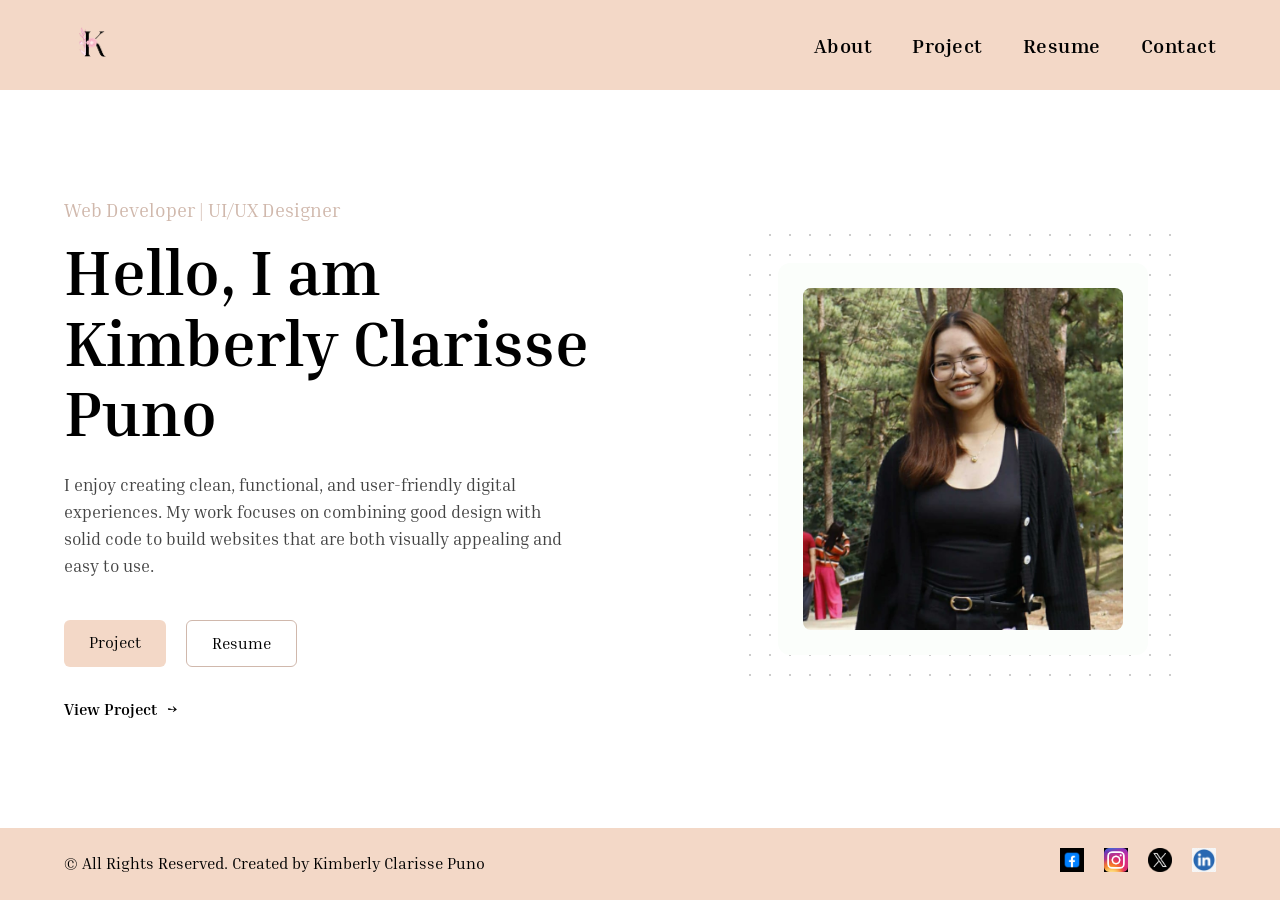
<file: index.html>
<!DOCTYPE html>
    <html lang="en">
    <head>
        <meta charset="UTF-8">
        <meta name="viewport" content="width=device-width, initial-scale=1.0">
        <title>Kimberly Clarisse Puno | Portfolio</title>
        <link href="https://fonts.googleapis.com/css2?family=Inria+Serif:wght@300;400;700&display=swap" rel="stylesheet">
        <link rel="stylesheet" href="css/styles.css">
    </head>
    <body>

        <nav class="navbar">
            <div class="container flex-nav">
                <a href="index.html" class="logo-link">
                    <img src="img/logo.png" alt="Logo" class="nav-logo">
                </a>
                <div class="menu-toggle">☰</div>
                <ul class="nav-links">
                    <li><a href="about.html">About</a></li>
                    <li><a href="projects.html">Project</a></li>
                    <li><a href="resume.html">Resume</a></li>
                    <li><a href="contact.html">Contact</a></li>
                </ul>
            </div>
        </nav>

        <main class="hero container">
            <div class="hero-text">
                <p class="subtitle">Web Developer | UI/UX Designer</p>
                <h1>Hello, I am <br>Kimberly Clarisse Puno</h1>
                <p class="description">
                    I enjoy creating clean, functional, and user-friendly digital experiences. 
                    My work focuses on combining good design with solid code to build 
                    websites that are both visually appealing and easy to use.
                </p>
                <div class="cta-buttons">
                    <a href="projects.html" class="btn btn-primary">Project</a>
                    <a href="resume.html" class="btn btn-secondary">Resume</a>
                </div>
                <a href="projects.html" class="view-project-link">View Project <span class="arrow">→</span></a>
            </div>

            <div class="hero-image">
                <div class="pattern-bg">
                    <div class="image-frame">
                        <img src="img/home.jpg" alt="Kimberly">
                    </div>
                </div>
            </div>
        </main>

        <footer class="footer">
            <div class="container footer-content">
                <p>© All Rights Reserved. Created by Kimberly Clarisse Puno</p>
                <div class="social-icons">
                    <a href="https://www.facebook.com/kimpuno02/" class="social-link"><img src="img/fb-icon.jpg" alt="Facebook"></a>
                    <a href="#" class="social-link"><img src="img/ig-icon.jpg" alt="Instagram"></a>
                    <a href="#" class="social-link"><img src="img/x-icon.png" alt="X"></a>
                    <a href="#" class="social-link"><img src="img/linkedin-icon.jpg" alt="LinkedIn"></a>
                </div>
            </div>
        </footer>

            <script>
        const menu = document.querySelector(".menu-toggle");
        const nav = document.querySelector(".nav-links");

        menu.addEventListener("click", () => {
            nav.classList.toggle("active");
        });
        </script>

    </body>
    </html>
</file>
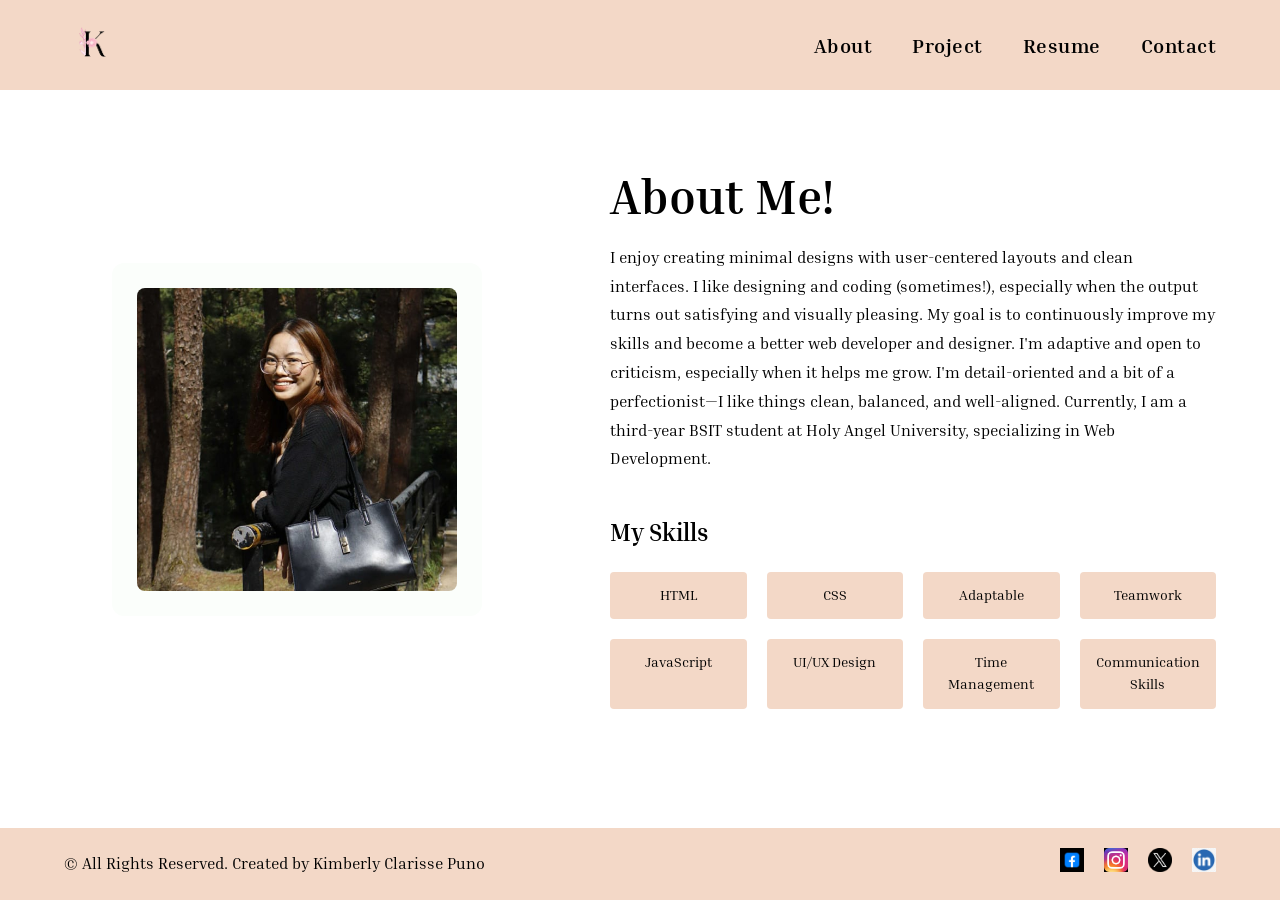
<file: about.html>
<!DOCTYPE html>
<html lang="en">
<head>
    <meta charset="UTF-8">
    <meta name="viewport" content="width=device-width, initial-scale=1.0">
    <title>About Me | Kimberly Clarisse Puno</title>
    
    <link href="https://fonts.googleapis.com/css2?family=Inria+Serif:wght@300;400;700&display=swap" rel="stylesheet">
    
    <link rel="stylesheet" href="css/styles.css">
</head>
<body>

     <nav class="navbar">
        <div class="container flex-nav">
            <a href="index.html" class="logo-link">
                <img src="img/logo.png" alt="Logo" class="nav-logo">
            </a>
            <div class="menu-toggle">☰</div>
            <ul class="nav-links">
                <li><a href="about.html">About</a></li>
                <li><a href="projects.html">Project</a></li>
                <li><a href="resume.html">Resume</a></li>
                <li><a href="contact.html">Contact</a></li>
            </ul>
        </div>
    </nav>

    <main class="about-container container">
        <div class="about-grid">
            <div class="about-image">
                <div class="image-frame">
                    <img src="img/about.jpg" alt="Kimberly Puno">
                </div>
            </div>

            <div class="about-content">
                <h1 class="about-title">About Me!</h1>
                <p class="about-description">
                    I enjoy creating minimal designs with user-centered layouts and clean interfaces. 
                    I like designing and coding (sometimes!), especially when the output turns out 
                    satisfying and visually pleasing. My goal is to continuously improve my skills 
                    and become a better web developer and designer. I'm adaptive and open to criticism, 
                    especially when it helps me grow. I'm detail-oriented and a bit of a perfectionist—I 
                    like things clean, balanced, and well-aligned. Currently, I am a third-year BSIT student 
                    at Holy Angel University, specializing in Web Development.
                </p>

                <div class="skills-section">
                    <h2 class="skills-heading">My Skills</h2>
                    <div class="skills-container">
                        <span class="skill-tag">HTML</span>
                        <span class="skill-tag">CSS</span>
                        <span class="skill-tag">Adaptable</span>
                        <span class="skill-tag">Teamwork</span>
                        <span class="skill-tag">JavaScript</span>
                        <span class="skill-tag">UI/UX Design</span>
                        <span class="skill-tag">Time Management</span>
                        <span class="skill-tag">Communication Skills</span>
                    </div>
                </div>
            </div>
        </div>
    </main>

    <footer class="footer">
        <div class="container footer-content">
            <p>© All Rights Reserved. Created by Kimberly Clarisse Puno</p>
            <div class="social-icons">
                <a href="https://www.facebook.com/kimpuno02/" class="social-link"><img src="img/fb-icon.jpg" alt="Facebook"></a>
                <a href="#" class="social-link"><img src="img/ig-icon.jpg" alt="Instagram"></a>
                <a href="#" class="social-link"><img src="img/x-icon.png" alt="X"></a>
                <a href="#" class="social-link"><img src="img/linkedin-icon.jpg" alt="LinkedIn"></a>
            </div>
        </div>
    </footer>

        <script>
    const menu = document.querySelector(".menu-toggle");
    const nav = document.querySelector(".nav-links");

    menu.addEventListener("click", () => {
        nav.classList.toggle("active");
    });
    </script>

</body>
</html>
</file>
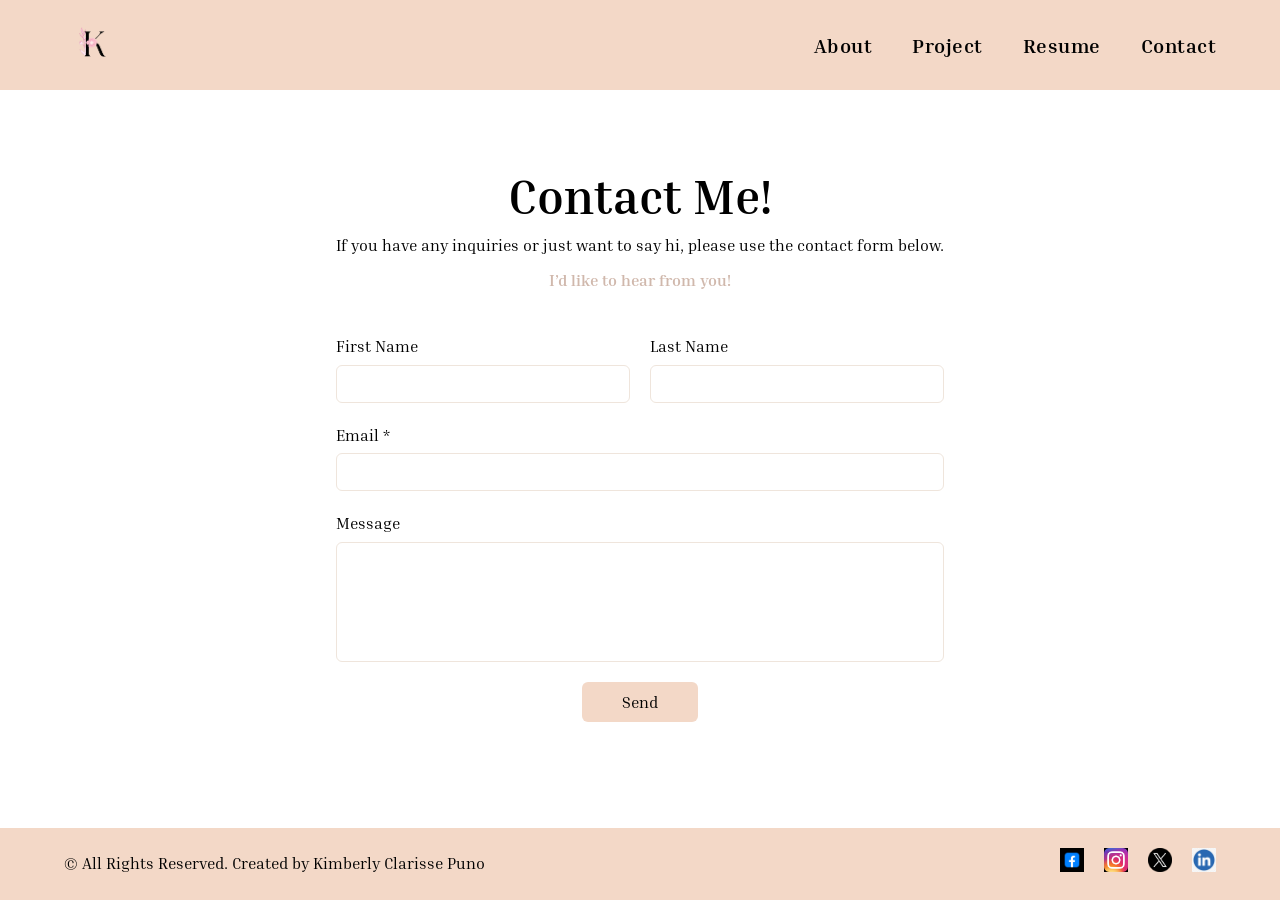
<file: contact.html>
<!DOCTYPE html>
<html lang="en">
<head>
    <meta charset="UTF-8">
    <meta name="viewport" content="width=device-width, initial-scale=1.0">
    <title>Contact Me | Kimberly Clarisse Puno</title>
    
    <link href="https://fonts.googleapis.com/css2?family=Inria+Serif:wght@300;400;700&display=swap" rel="stylesheet">
    
    <link rel="stylesheet" href="css/styles.css">
</head>
<body>

     <nav class="navbar">
        <div class="container flex-nav">
            <a href="index.html" class="logo-link">
                <img src="img/logo.png" alt="Logo" class="nav-logo">
            </a>
            <div class="menu-toggle">☰</div>
            <ul class="nav-links">
                <li><a href="about.html">About</a></li>
                <li><a href="projects.html">Project</a></li>
                <li><a href="resume.html">Resume</a></li>
                <li><a href="contact.html">Contact</a></li>
            </ul>
        </div>
    </nav>

    <main class="contact-wrapper">
        <h1 class="contact-title">Contact Me!</h1>
        <p class="contact-subtitle">If you have any inquiries or just want to say hi, please use the contact form below.</p>
        <p class="contact-highlight">I’d like to hear from you!</p>

        <form class="contact-form">
            <div class="form-row">
                <div class="form-group">
                    <label>First Name</label>
                    <input type="text" name="firstname">
                </div>
                <div class="form-group">
                    <label>Last Name</label>
                    <input type="text" name="lastname">
                </div>
            </div>

            <div class="form-group full-width">
                <label>Email *</label>
                <input type="email" name="email" required>
            </div>

            <div class="form-group full-width">
                <label>Message</label>
                <textarea name="message"></textarea>
            </div>

            <div class="btn-container">
                <button type="submit" class="send-btn">Send</button>
            </div>
        </form>
    </main>

    <footer class="footer">
        <div class="container footer-content">
            <p>© All Rights Reserved. Created by Kimberly Clarisse Puno</p>
            <div class="social-icons">
                <a href="https://www.facebook.com/kimpuno02/" class="social-link"><img src="img/fb-icon.jpg" alt="Facebook"></a>
                <a href="#" class="social-link"><img src="img/ig-icon.jpg" alt="Instagram"></a>
                <a href="#" class="social-link"><img src="img/x-icon.png" alt="X"></a>
                <a href="#" class="social-link"><img src="img/linkedin-icon.jpg" alt="LinkedIn"></a>
            </div>
        </div>
    </footer>

        <script>
    const menu = document.querySelector(".menu-toggle");
    const nav = document.querySelector(".nav-links");

    menu.addEventListener("click", () => {
        nav.classList.toggle("active");
    });
    </script>

</body>
</html>
</file>
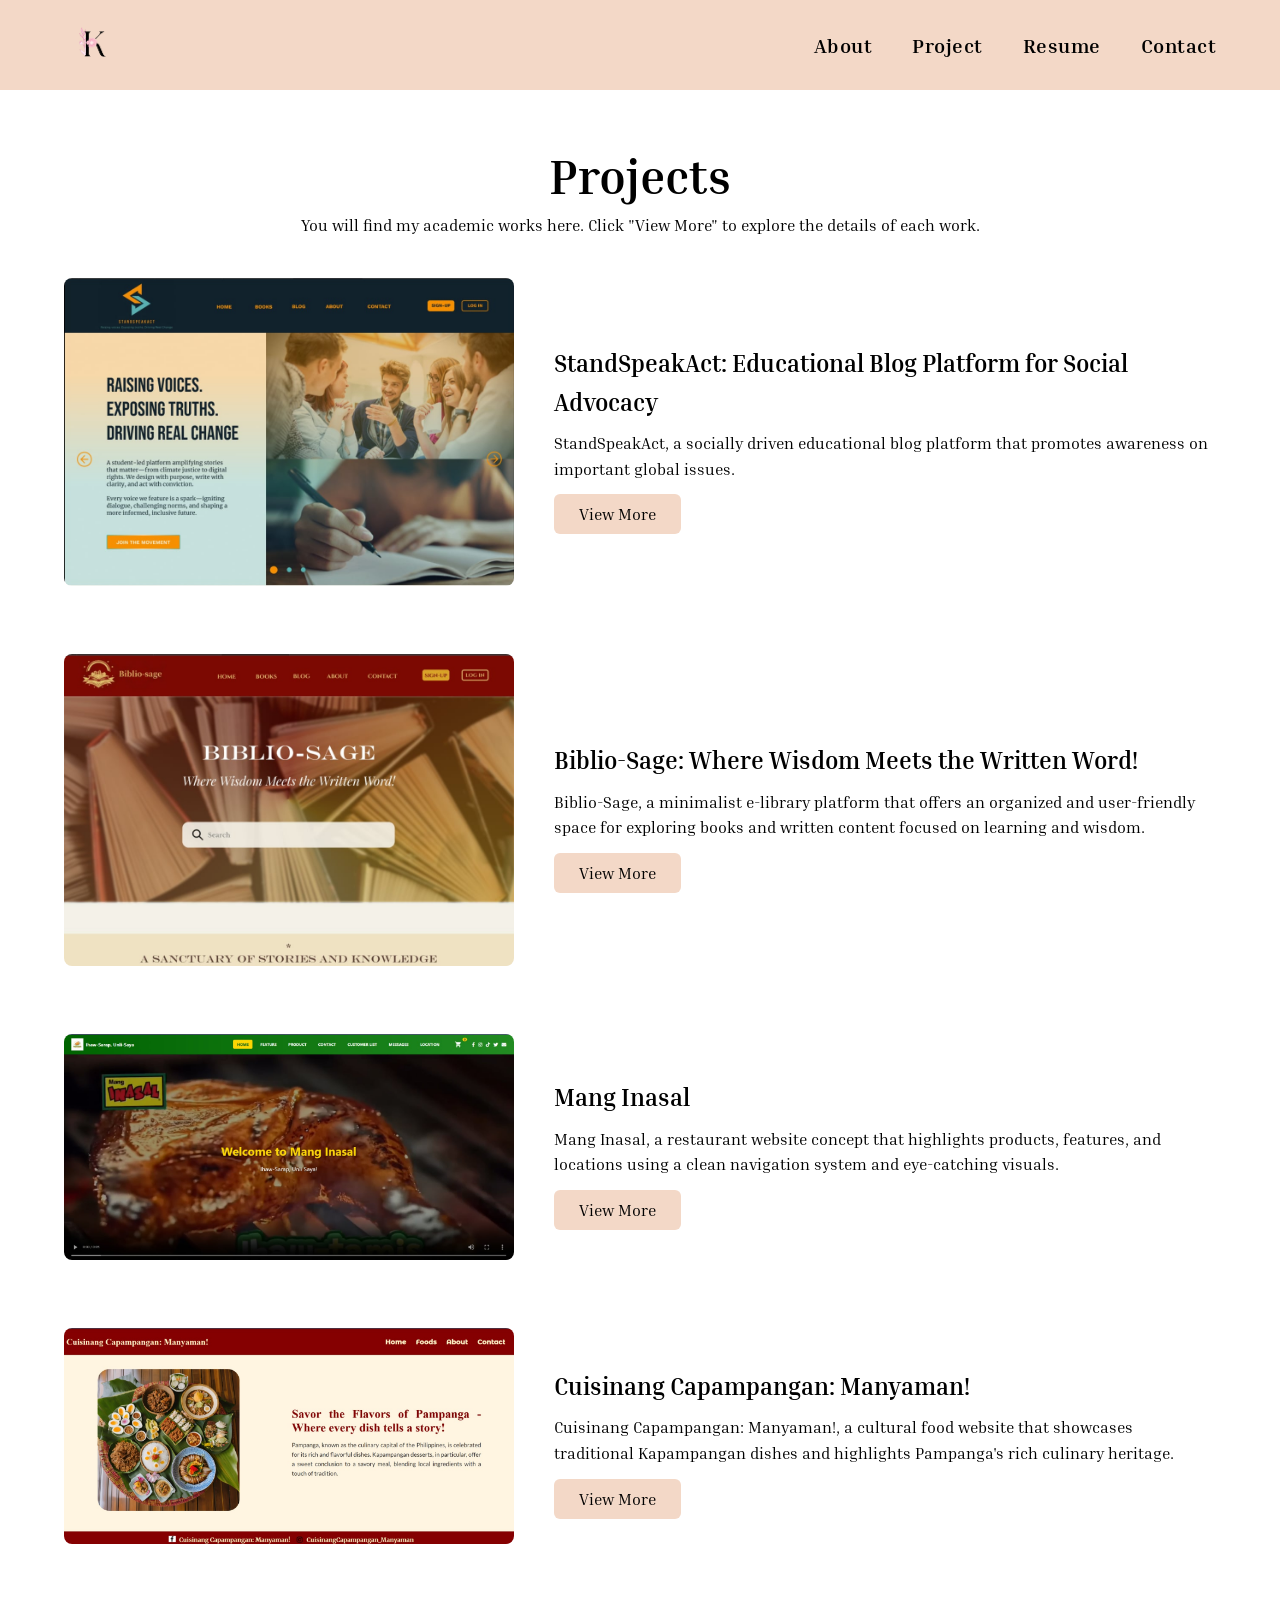
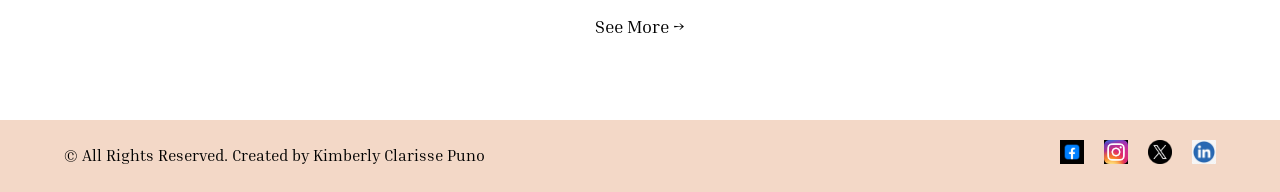
<file: projects.html>
<!DOCTYPE html>
<html lang="en">
<head>
    <meta charset="UTF-8">
    <meta name="viewport" content="width=device-width, initial-scale=1.0">
    <title>Projects | Kimberly Clarisse Puno</title>
    <link href="https://fonts.googleapis.com/css2?family=Inria+Serif:wght@300;400;700&display=swap" rel="stylesheet">
    <link rel="stylesheet" href="css/styles.css">
</head>
<body>

     <nav class="navbar">
        <div class="container flex-nav">
            <a href="index.html" class="logo-link">
                <img src="img/logo.png" alt="Logo" class="nav-logo">
            </a>
            <div class="menu-toggle">☰</div>
            <ul class="nav-links">
                <li><a href="about.html">About</a></li>
                <li><a href="projects.html">Project</a></li>
                <li><a href="resume.html">Resume</a></li>
                <li><a href="contact.html">Contact</a></li>
            </ul>
        </div>
    </nav>

    <main class="container">
        <header class="projects-header">
            <h1 class="projects-main-title">Projects</h1>
            <p>You will find my academic works here. Click "View More" to explore the details of each work.</p>
        </header>

        <div class="projects-list">
            <section class="project-item">
                <div class="project-img-container">
                    <img src="img/proj1.jpg" alt="StandSpeakAct">
                </div>
                <div class="project-info">
                    <h3>StandSpeakAct: Educational Blog Platform for Social Advocacy</h3>
                    <p>StandSpeakAct, a socially driven educational blog platform that promotes awareness on important global issues.</p>
                    <a href="projects_sections/standspeakact.html" class="btn btn-primary">View More</a>
                </div>
            </section>

            <section class="project-item">
                <div class="project-img-container">
                    <img src="img/proj2.jpg" alt="Biblio-Sage">
                </div>
                <div class="project-info">
                    <h3>Biblio-Sage: Where Wisdom Meets the Written Word!</h3>
                    <p>Biblio-Sage, a minimalist e-library platform that offers an organized and user-friendly space for exploring books and written content focused on learning and wisdom.</p>
                    <a href="projects_sections/bibliosage.html" class="btn btn-primary">View More</a>
                </div>
            </section>

            <section class="project-item">
                <div class="project-img-container">
                    <img src="img/proj3.jpg" alt="Mang Inasal">
                </div>
                <div class="project-info">
                    <h3>Mang Inasal</h3>
                    <p>Mang Inasal, a restaurant website concept that highlights products, features, and locations using a clean navigation system and eye-catching visuals.</p>
                    <a href="projects_sections/manginasal.html" class="btn btn-primary">View More</a>
                </div>
            </section>

            <section class="project-item">
                <div class="project-img-container">
                    <img src="img/proj4.jpg" alt="Cuisinang Capampangan">
                </div>
                <div class="project-info">
                    <h3>Cuisinang Capampangan: Manyaman!</h3>
                    <p>Cuisinang Capampangan: Manyaman!, a cultural food website that showcases traditional Kapampangan dishes and highlights Pampanga's rich culinary heritage.</p>
                    <a href="projects_sections/cuisinangcapampangan.html" class="btn btn-primary">View More</a>
                </div>
            </section>
        </div>

        <div class="see-more-container">
            <a href="#" class="see-more">See More <span class="arrow">→</span></a>
        </div>
    </main>

   <footer class="footer">
        <div class="container footer-content">
            <p>© All Rights Reserved. Created by Kimberly Clarisse Puno</p>
            <div class="social-icons">
                <a href="https://www.facebook.com/kimpuno02/" class="social-link"><img src="img/fb-icon.jpg" alt="Facebook"></a>
                <a href="#" class="social-link"><img src="img/ig-icon.jpg" alt="Instagram"></a>
                <a href="#" class="social-link"><img src="img/x-icon.png" alt="X"></a>
                <a href="#" class="social-link"><img src="img/linkedin-icon.jpg" alt="LinkedIn"></a>
            </div>
        </div>
    </footer>

        <script>
    const menu = document.querySelector(".menu-toggle");
    const nav = document.querySelector(".nav-links");

    menu.addEventListener("click", () => {
        nav.classList.toggle("active");
    });
    </script>

</body>
</html>
</file>
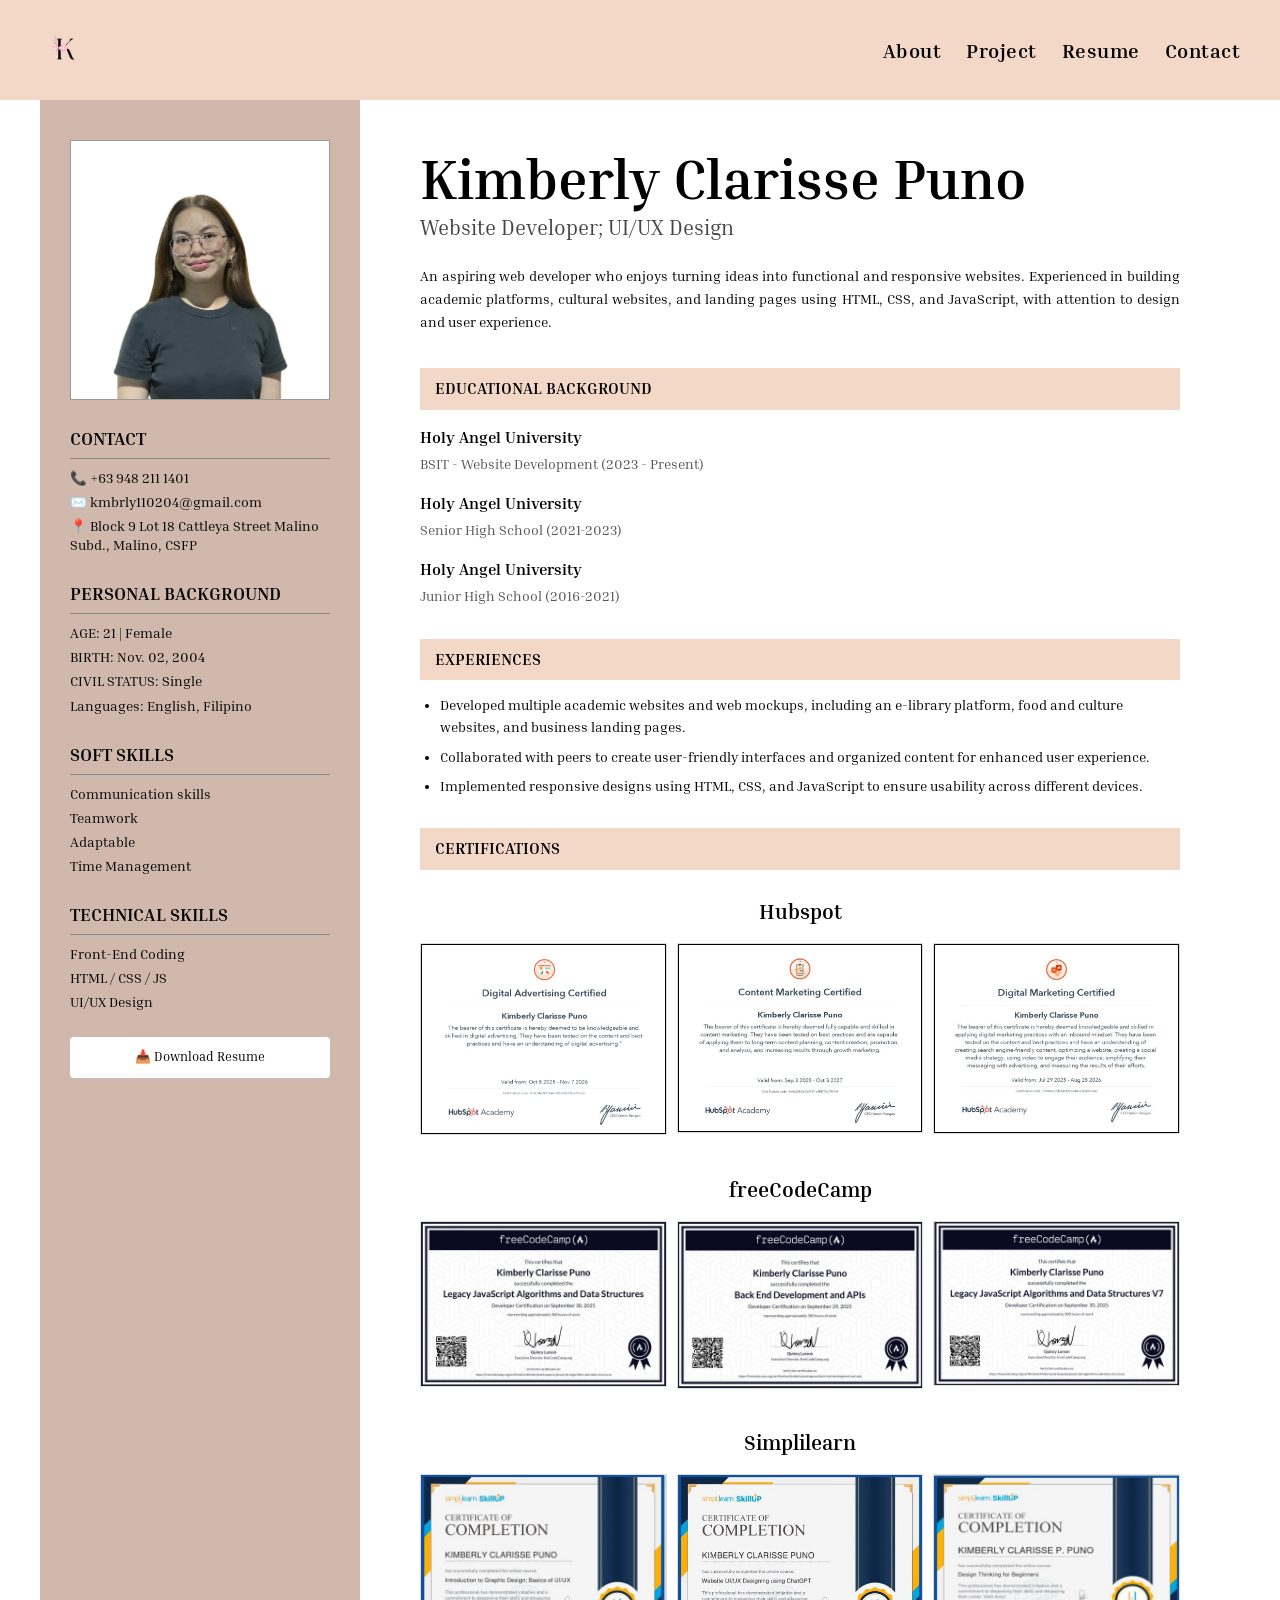
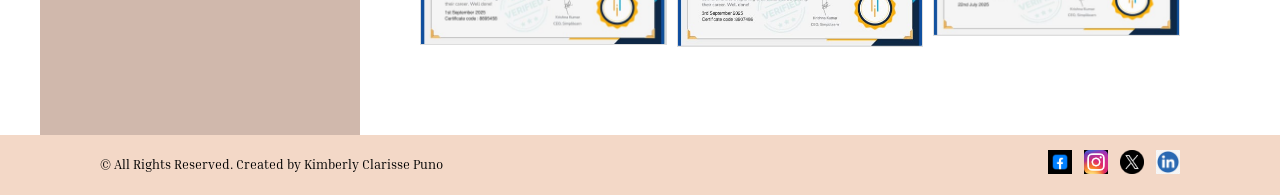
<file: resume.html>
<!DOCTYPE html>
    <html lang="en">
    <head>
        <meta charset="UTF-8">
        <meta name="viewport" content="width=device-width, initial-scale=1.0">
        <title>Resume | Kimberly Clarisse Puno</title>
        <link href="https://fonts.googleapis.com/css2?family=Inria+Serif:wght@300;400;700&display=swap" rel="stylesheet">
        <link rel="stylesheet" href="css/styles.css">
        <style>
            :root {
                --color-dark-taupe: #D0B8AC;
                --color-peach: #F3D8C7;
                --color-white: #FFFFFF;
            }

            * { margin: 0; padding: 0; box-sizing: border-box; }
            
            body {
                font-family: 'Inria Serif', serif;
                display: flex;
                flex-direction: column;
                min-height: 100vh;
                background-color: var(--color-white);
            }

            .navbar { background-color: var(--color-peach); padding: 15px 40px; }
            .flex-nav { display: flex; justify-content: space-between; align-items: center; max-width: 1200px; margin: 0 auto; width: 100%; }
            .nav-links { list-style: none; display: flex; gap: 25px; }
            .nav-logo { height: 50px; width: auto; }

            .resume-wrapper { flex: 1; display: flex; justify-content: center; }
            .resume-grid { display: grid; grid-template-columns: 320px 1fr; width: 100%; max-width: 1200px; }

            .resume-sidebar { background-color: var(--color-dark-taupe); padding: 40px 30px; }
            .resume-photo { width: 100%; border: 1px solid #999; margin-bottom: 25px; }
            .resume-photo img { width: 100%; display: block; }
            
            .sidebar-section { margin-bottom: 25px; }
            .sidebar-section h3 { font-size: 1.1rem; border-bottom: 1px solid #888; margin-bottom: 10px; padding-bottom: 5px; }
            .sidebar-section p, .sidebar-section li { font-size: 0.85rem; margin-bottom: 5px; list-style: none; line-height: 1.4; }

            .resume-main { padding: 50px 60px; background: white; }
            .resume-header h1 { font-size: 3.5rem; line-height: 1; margin-bottom: 5px; }
            .role { font-size: 1.3rem; color: #444; margin-bottom: 20px; }
            .bio { font-size: 0.9rem; margin-bottom: 35px; text-align: justify; }

            .section-title { 
                background-color: var(--color-peach); 
                padding: 8px 15px; 
                font-size: 1rem; 
                font-weight: bold; 
                margin-bottom: 15px; 
                display: block;
            }

            .resume-body-section { margin-bottom: 30px; }
            .edu-item { margin-bottom: 15px; }
            .edu-item strong { display: block; font-size: 1rem; }
            .edu-item span { font-size: 0.85rem; color: #555; }

            .cert-grid { display: grid; grid-template-columns: repeat(3, 1fr); gap: 10px; margin-top: 10px; }
            .cert-grid img { width: 100%; border: 1px solid #ddd; }

            .footer { background-color: var(--color-peach); padding: 15px 40px; margin-top: auto; }
            .footer-content { display: flex; justify-content: space-between; align-items: center; max-width: 1200px; margin: 0 auto; font-size: 0.8rem; }
            .social-icons { display: flex; gap: 12px; }
            .social-icons svg { width: 18px; height: 18px; fill: #000; }

            .download-btn { 
                display: block; 
                width: 100%; 
                padding: 10px; 
                background: white; 
                text-align: center; 
                text-decoration: none; 
                color: #000; 
                border-radius: 4px; 
                font-size: 0.8rem;
                margin-top: 20px;
            }

                        /* RESUME MOBILE */
            @media (max-width: 900px) {

                .resume-grid {
                    grid-template-columns: 1fr;
                }

                .resume-sidebar {
                    text-align: center;
                }

                .resume-main {
                    padding: 30px;
                }

                .cert-grid {
                    grid-template-columns: repeat(2, 1fr);
                }

            }

            @media (max-width: 600px) {

                .cert-grid {
                    grid-template-columns: 1fr;
                }

                .resume-header h1 {
                    font-size: 2rem;
                }

            }
        </style>
    </head>
    <body>
        <nav class="navbar">
            <div class="container flex-nav">
                <a href="index.html" class="logo-link">
                    <img src="img/logo.png" alt="Logo" class="nav-logo">
                </a>
                <div class="menu-toggle">☰</div>
                <ul class="nav-links">
                    <li><a href="about.html">About</a></li>
                    <li><a href="projects.html">Project</a></li>
                    <li><a href="resume.html">Resume</a></li>
                    <li><a href="contact.html">Contact</a></li>
                </ul>
            </div>
        </nav>

        <div class="resume-wrapper">
            <main class="resume-grid">
                <aside class="resume-sidebar">
                    <div class="resume-photo">
                        <img src="img/resumee.png" alt="Kimberly Puno">
                    </div>
                    <div class="sidebar-section">
                        <h3>CONTACT</h3>
                        <p>📞 +63 948 211 1401</p>
                        <p>✉️ kmbrly110204@gmail.com</p>
                        <p>📍 Block 9 Lot 18 Cattleya Street Malino Subd., Malino, CSFP</p>
                    </div>
                    <div class="sidebar-section">
                        <h3>PERSONAL BACKGROUND</h3>
                        <p>AGE: 21 | Female</p>
                        <p>BIRTH: Nov. 02, 2004</p>
                        <p>CIVIL STATUS: Single</p>
                        <p>Languages: English, Filipino</p>
                    </div>
                    <div class="sidebar-section">
                        <h3>SOFT SKILLS</h3>
                        <ul>
                            <li>Communication skills</li>
                            <li>Teamwork</li>
                            <li>Adaptable</li>
                            <li>Time Management</li>
                        </ul>
                    </div>
                    <div class="sidebar-section">
                        <h3>TECHNICAL SKILLS</h3>
                        <ul>
                            <li>Front-End Coding</li>
                            <li>HTML / CSS / JS</li>
                            <li>UI/UX Design</li>
                        </ul>
                    </div>
                    <a href="resume.pdf" class="download-btn" download>📥 Download Resume</a>
                </aside>

                <section class="resume-main">
                    <header class="resume-header">
                        <h1>Kimberly Clarisse Puno</h1>
                        <p class="role">Website Developer; UI/UX Design</p>
                        <p class="bio">An aspiring web developer who enjoys turning ideas into functional and responsive websites. Experienced in building academic platforms, cultural websites, and landing pages using HTML, CSS, and JavaScript, with attention to design and user experience.</p>
                    </header>

                    <div class="resume-body-section">
                        <span class="section-title">EDUCATIONAL BACKGROUND</span>
                        <div class="edu-item">
                            <strong>Holy Angel University</strong>
                            <span>BSIT - Website Development (2023 - Present)</span>
                        </div>
                        <div class="edu-item">
                            <strong>Holy Angel University</strong>
                            <span>Senior High School (2021-2023)</span>
                        </div>
                        <div class="edu-item">
                            <strong>Holy Angel University</strong>
                            <span>Junior High School (2016-2021)</span>
                        </div>
                    </div>

                    <div class="resume-body-section">
                    <span class="section-title">EXPERIENCES</span>
                    <ul class="experience-list">
                        <li>Developed multiple academic websites and web mockups, including an e-library platform, food and culture websites, and business landing pages.</li>
                        <li>Collaborated with peers to create user-friendly interfaces and organized content for enhanced user experience.</li>
                        <li>Implemented responsive designs using HTML, CSS, and JavaScript to ensure usability across different devices.</li>
                    </ul>
                </div>

                    <div class="resume-body-section">
                    <span class="section-title">CERTIFICATIONS</span>

                    <!-- Hubspot -->
                    <h3 class="cert-category">Hubspot</h3>
                    <div class="cert-grid">
                        <a href="img/hubspot1.jpg" target="_blank"><img src="img/hubspot1.jpg" alt="Hubspot Certificate 1"></a>
                        <a href="img/hubspot2.jpg" target="_blank"><img src="img/hubspot2.jpg" alt="Hubspot Certificate 2"></a>
                        <a href="img/hubspot3.jpg" target="_blank"><img src="img/hubspot3.jpg" alt="Hubspot Certificate 3"></a>
                    </div>

                    <!-- freeCodeCamp -->
                    <h3 class="cert-category">freeCodeCamp</h3>
                    <div class="cert-grid">
                        <a href="img/fcc1.jpg" target="_blank"><img src="img/fcc1.jpg" alt="freeCodeCamp Certificate 1"></a>
                        <a href="img/fcc2.jpg" target="_blank"><img src="img/fcc2.jpg" alt="freeCodeCamp Certificate 2"></a>
                        <a href="img/fcc3.jpg" target="_blank"><img src="img/fcc3.jpg" alt="freeCodeCamp Certificate 3"></a>
                    </div>

                    <!-- Simplilearn -->
                    <h3 class="cert-category">Simplilearn</h3>
                    <div class="cert-grid">
                        <a href="img/simplilearn1.jpg" target="_blank"><img src="img/simplilearn1.jpg" alt="Simplilearn Certificate 1"></a>
                        <a href="img/simplilearn2.jpg" target="_blank"><img src="img/simplilearn2.jpg" alt="Simplilearn Certificate 2"></a>
                        <a href="img/simplilearn3.jpg" target="_blank"><img src="img/simplilearn3.jpg" alt="Simplilearn Certificate 3"></a>
                    </div>
                </div>
                </section>
            </main>
        </div>

        <footer class="footer">
        <div class="container footer-content">
            <p>© All Rights Reserved. Created by Kimberly Clarisse Puno</p>
            <div class="social-icons">
                <a href="https://www.facebook.com/kimpuno02/" class="social-link"><img src="img/fb-icon.jpg" alt="Facebook"></a>
                <a href="#" class="social-link"><img src="img/ig-icon.jpg" alt="Instagram"></a>
                <a href="#" class="social-link"><img src="img/x-icon.png" alt="X"></a>
                <a href="#" class="social-link"><img src="img/linkedin-icon.jpg" alt="LinkedIn"></a>
            </div>
        </div>
    </footer>

        <script>
    const menu = document.querySelector(".menu-toggle");
    const nav = document.querySelector(".nav-links");

    menu.addEventListener("click", () => {
        nav.classList.toggle("active");
    });
    </script>
    </body>
    </html>
</file>
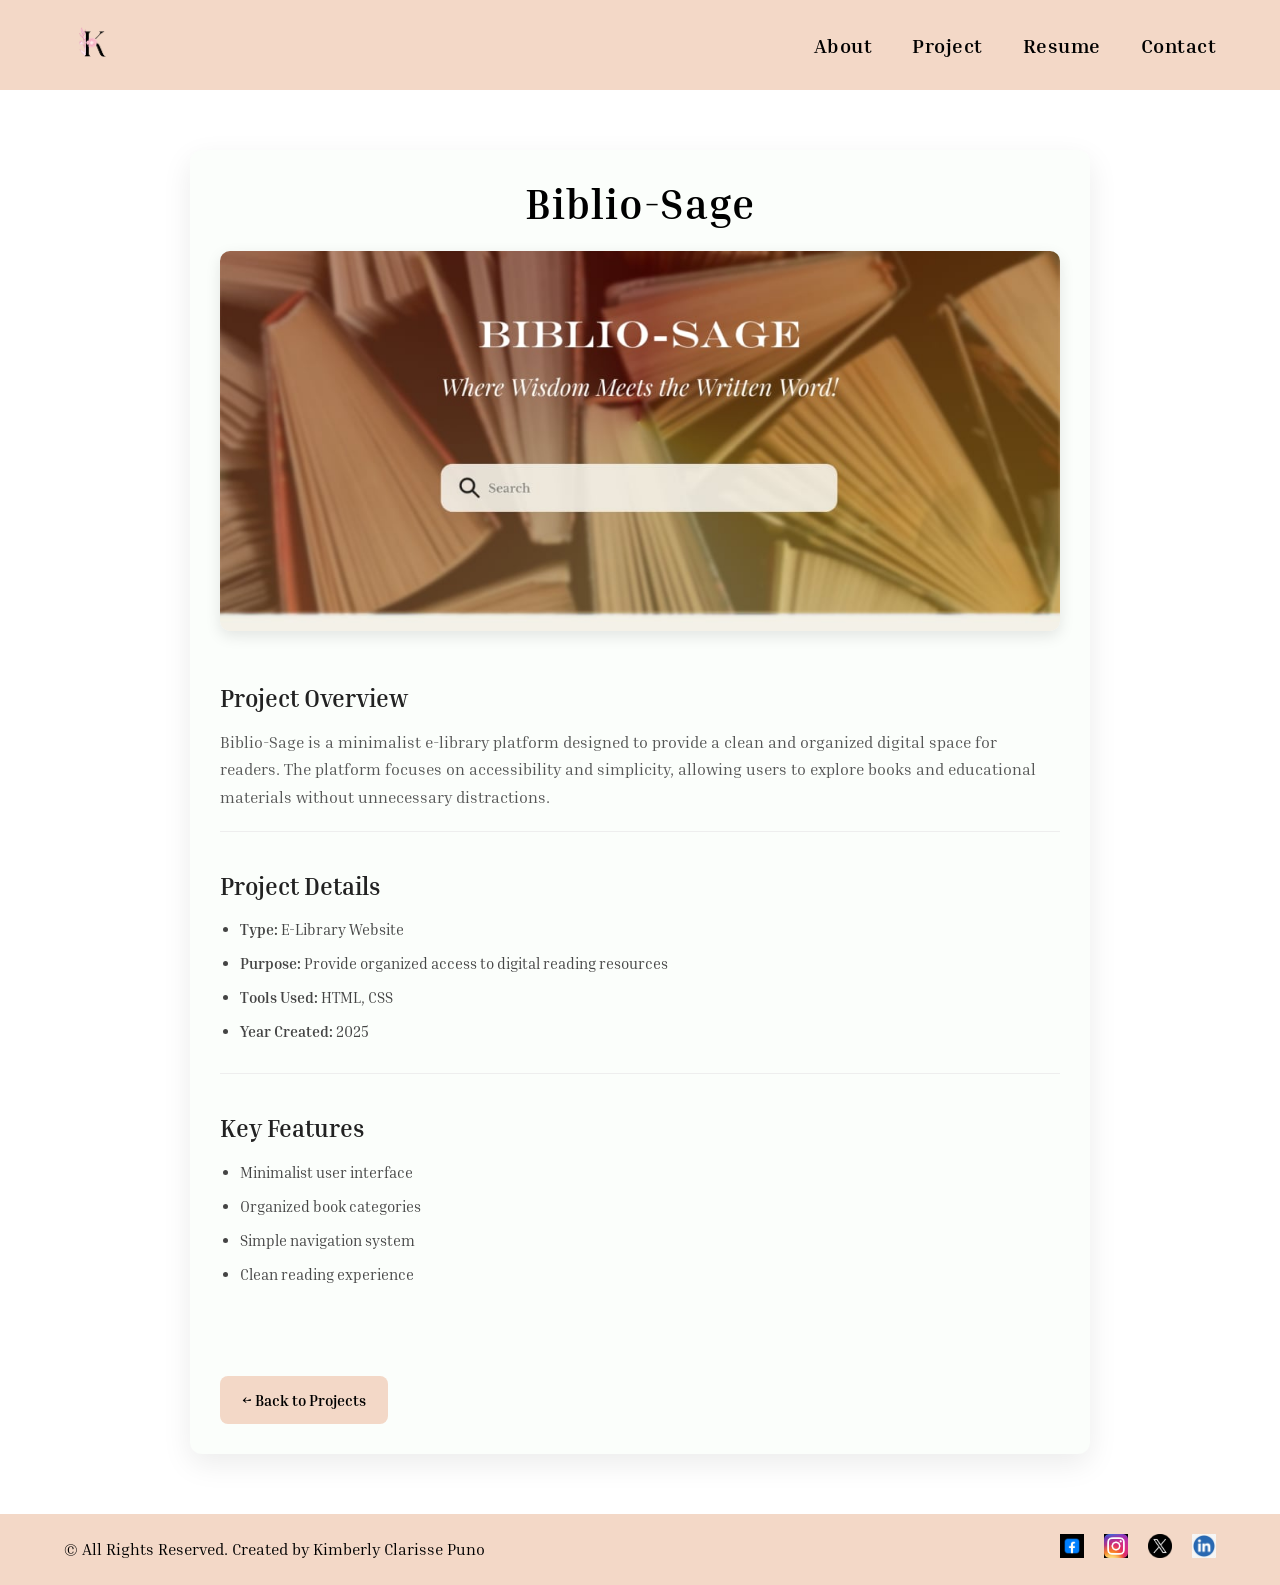
<file: projects_sections/bibliosage.html>
<!DOCTYPE html>
<html lang="en">
<head>
<meta charset="UTF-8">
<meta name="viewport" content="width=device-width, initial-scale=1.0">
<title>Biblio-Sage | Project</title>

<link href="https://fonts.googleapis.com/css2?family=Inria+Serif:wght@300;400;700&display=swap" rel="stylesheet">
<link rel="stylesheet" href="../css/styles.css">
</head>

<body>

<nav class="navbar">
<div class="container flex-nav">

<a href="index.html" class="logo-link">
<img src="../img/logo.png" alt="Logo" class="nav-logo">
</a>

<div class="menu-toggle">☰</div>

<ul class="nav-links">
<li><a href="about.html">About</a></li>
<li><a href="projects.html">Project</a></li>
<li><a href="resume.html">Resume</a></li>
<li><a href="contact.html">Contact</a></li>
</ul>

</div>
</nav>

<main class="container project-page">

<h1 class="project-title">Biblio-Sage</h1>

<img src="../img/proj2.jpg" alt="Biblio-Sage" class="project-banner">

<section class="project-description">
<h2>Project Overview</h2>

<p>
Biblio-Sage is a minimalist e-library platform designed to provide
a clean and organized digital space for readers. The platform focuses
on accessibility and simplicity, allowing users to explore books and
educational materials without unnecessary distractions.
</p>

</section>


<section class="project-details">

<h2>Project Details</h2>

<ul>
<li><strong>Type:</strong> E-Library Website</li>
<li><strong>Purpose:</strong> Provide organized access to digital reading resources</li>
<li><strong>Tools Used:</strong> HTML, CSS</li>
<li><strong>Year Created:</strong> 2025</li>
</ul>

</section>


<section class="project-features">

<h2>Key Features</h2>

<ul>
<li>Minimalist user interface</li>
<li>Organized book categories</li>
<li>Simple navigation system</li>
<li>Clean reading experience</li>
</ul>

</section>

<a href="../projects.html" class="btn btn-primary">← Back to Projects</a>

</main>

<footer class="footer">
<div class="container footer-content">

<p>© All Rights Reserved. Created by Kimberly Clarisse Puno</p>

<div class="social-icons">
<a href="https://www.facebook.com/kimpuno02/" class="social-link"><img src="../img/fb-icon.jpg" alt="Facebook"></a>
<a href="#" class="social-link"><img src="../img/ig-icon.jpg" alt="Instagram"></a>
<a href="#" class="social-link"><img src="../img/x-icon.png" alt="X"></a>
<a href="#" class="social-link"><img src="../img/linkedin-icon.jpg" alt="LinkedIn"></a>
</div>

</div>
</footer>

<script>
const menu = document.querySelector(".menu-toggle");
const nav = document.querySelector(".nav-links");

menu.addEventListener("click", () => {
nav.classList.toggle("active");
});
</script>

</body>
</html>
</file>
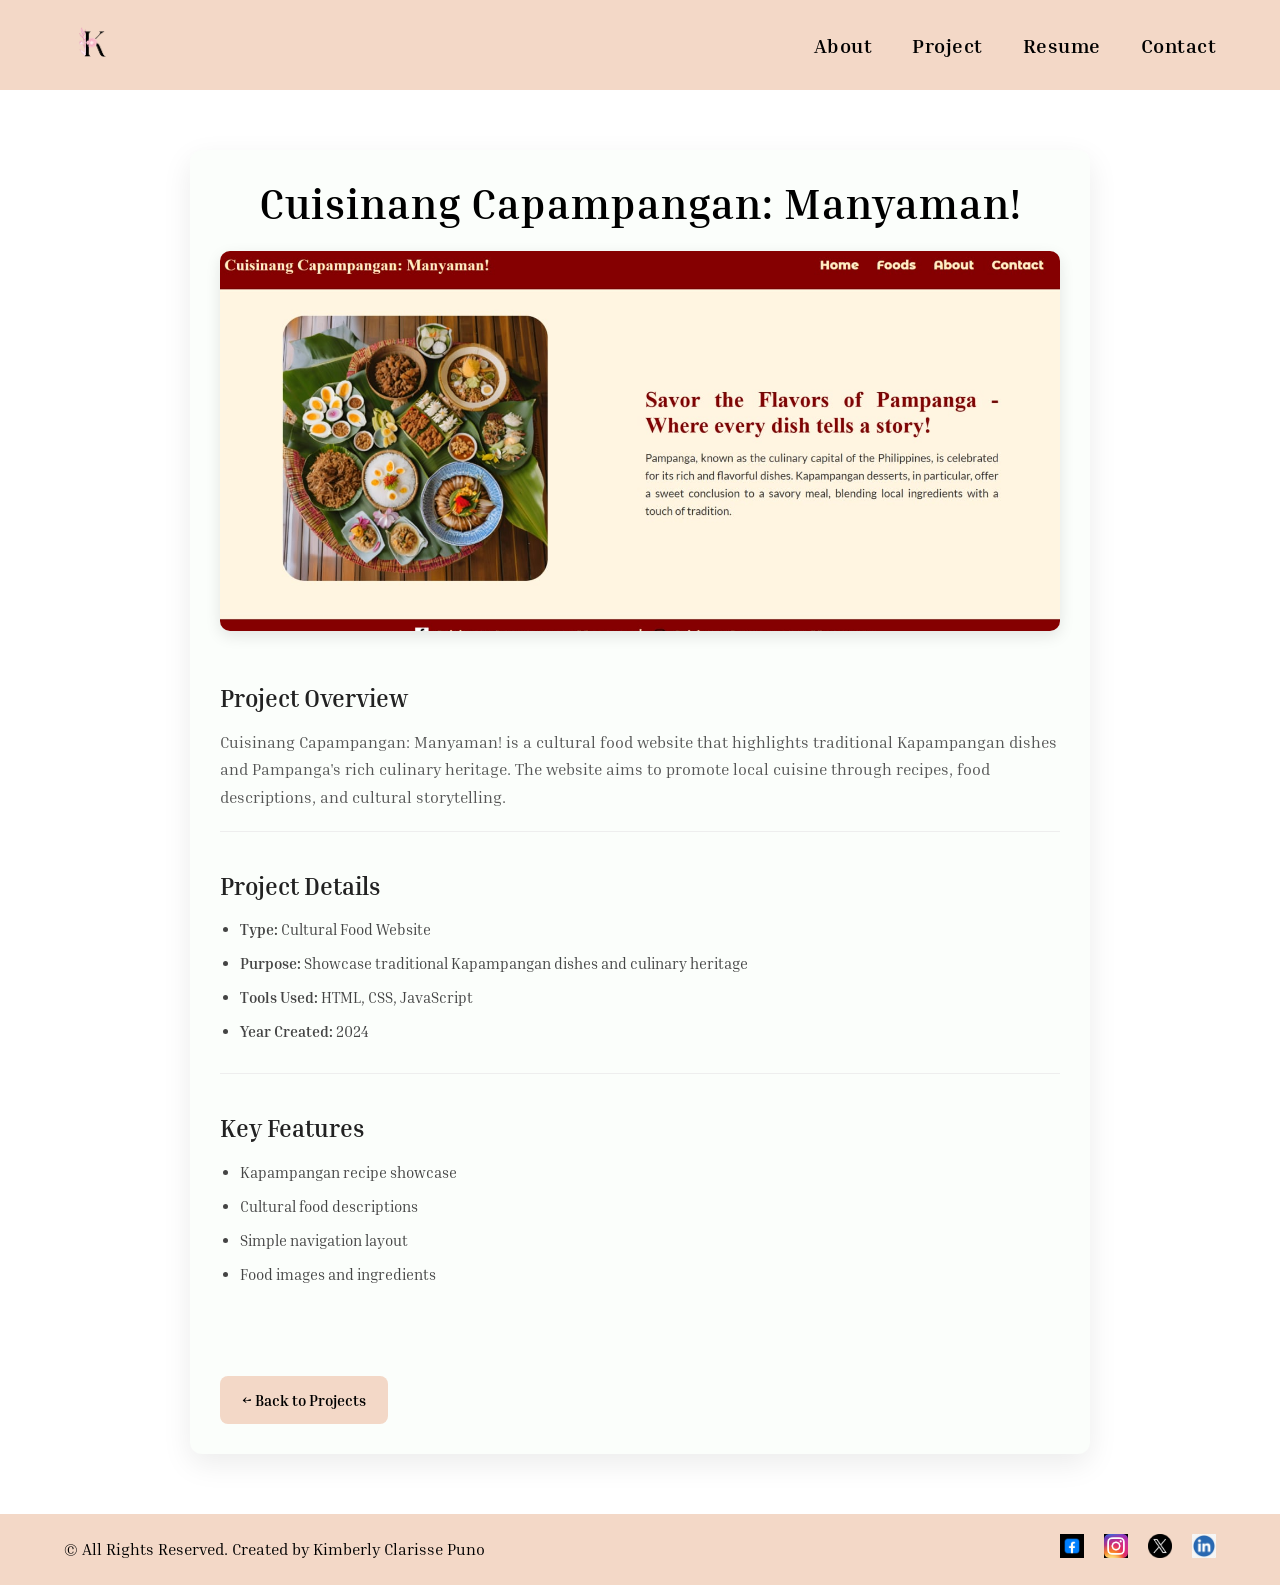
<file: projects_sections/cuisinangcapampangan.html>
<!DOCTYPE html>
<html lang="en">
<head>
<meta charset="UTF-8">
<meta name="viewport" content="width=device-width, initial-scale=1.0">
<title>Cuisinang Capampangan: Manyaman! | Project</title>

<link href="https://fonts.googleapis.com/css2?family=Inria+Serif:wght@300;400;700&display=swap" rel="stylesheet">
<link rel="stylesheet" href="../css/styles.css">
</head>

<body>

<nav class="navbar">
<div class="container flex-nav">

<a href="index.html" class="logo-link">
<img src="../img/logo.png" alt="Logo" class="nav-logo">
</a>

<div class="menu-toggle">☰</div>

<ul class="nav-links">
<li><a href="about.html">About</a></li>
<li><a href="projects.html">Project</a></li>
<li><a href="resume.html">Resume</a></li>
<li><a href="contact.html">Contact</a></li>
</ul>

</div>
</nav>

<main class="container project-page">

<h1 class="project-title">Cuisinang Capampangan: Manyaman!</h1>

<img src="../img/proj4.jpg" alt="Cuisinang Capampangan" class="project-banner">

<section class="project-description">
<h2>Project Overview</h2>

<p>
Cuisinang Capampangan: Manyaman! is a cultural food website
that highlights traditional Kapampangan dishes and Pampanga's
rich culinary heritage. The website aims to promote local cuisine
through recipes, food descriptions, and cultural storytelling.
</p>

</section>


<section class="project-details">

<h2>Project Details</h2>

<ul>
<li><strong>Type:</strong> Cultural Food Website</li>
<li><strong>Purpose:</strong> Showcase traditional Kapampangan dishes and culinary heritage</li>
<li><strong>Tools Used:</strong> HTML, CSS, JavaScript</li>
<li><strong>Year Created:</strong> 2024</li>
</ul>

</section>


<section class="project-features">

<h2>Key Features</h2>

<ul>
<li>Kapampangan recipe showcase</li>
<li>Cultural food descriptions</li>
<li>Simple navigation layout</li>
<li>Food images and ingredients</li>
</ul>

</section>

<a href="../projects.html" class="btn btn-primary">← Back to Projects</a>

</main>

<footer class="footer">
<div class="container footer-content">

<p>© All Rights Reserved. Created by Kimberly Clarisse Puno</p>

<div class="social-icons">
<a href="https://www.facebook.com/kimpuno02/" class="social-link"><img src="../img/fb-icon.jpg" alt="Facebook"></a>
<a href="#" class="social-link"><img src="../img/ig-icon.jpg" alt="Instagram"></a>
<a href="#" class="social-link"><img src="../img/x-icon.png" alt="X"></a>
<a href="#" class="social-link"><img src="../img/linkedin-icon.jpg" alt="LinkedIn"></a>
</div>

</div>
</footer>

<script>
const menu = document.querySelector(".menu-toggle");
const nav = document.querySelector(".nav-links");

menu.addEventListener("click", () => {
nav.classList.toggle("active");
});
</script>

</body>
</html>
</file>
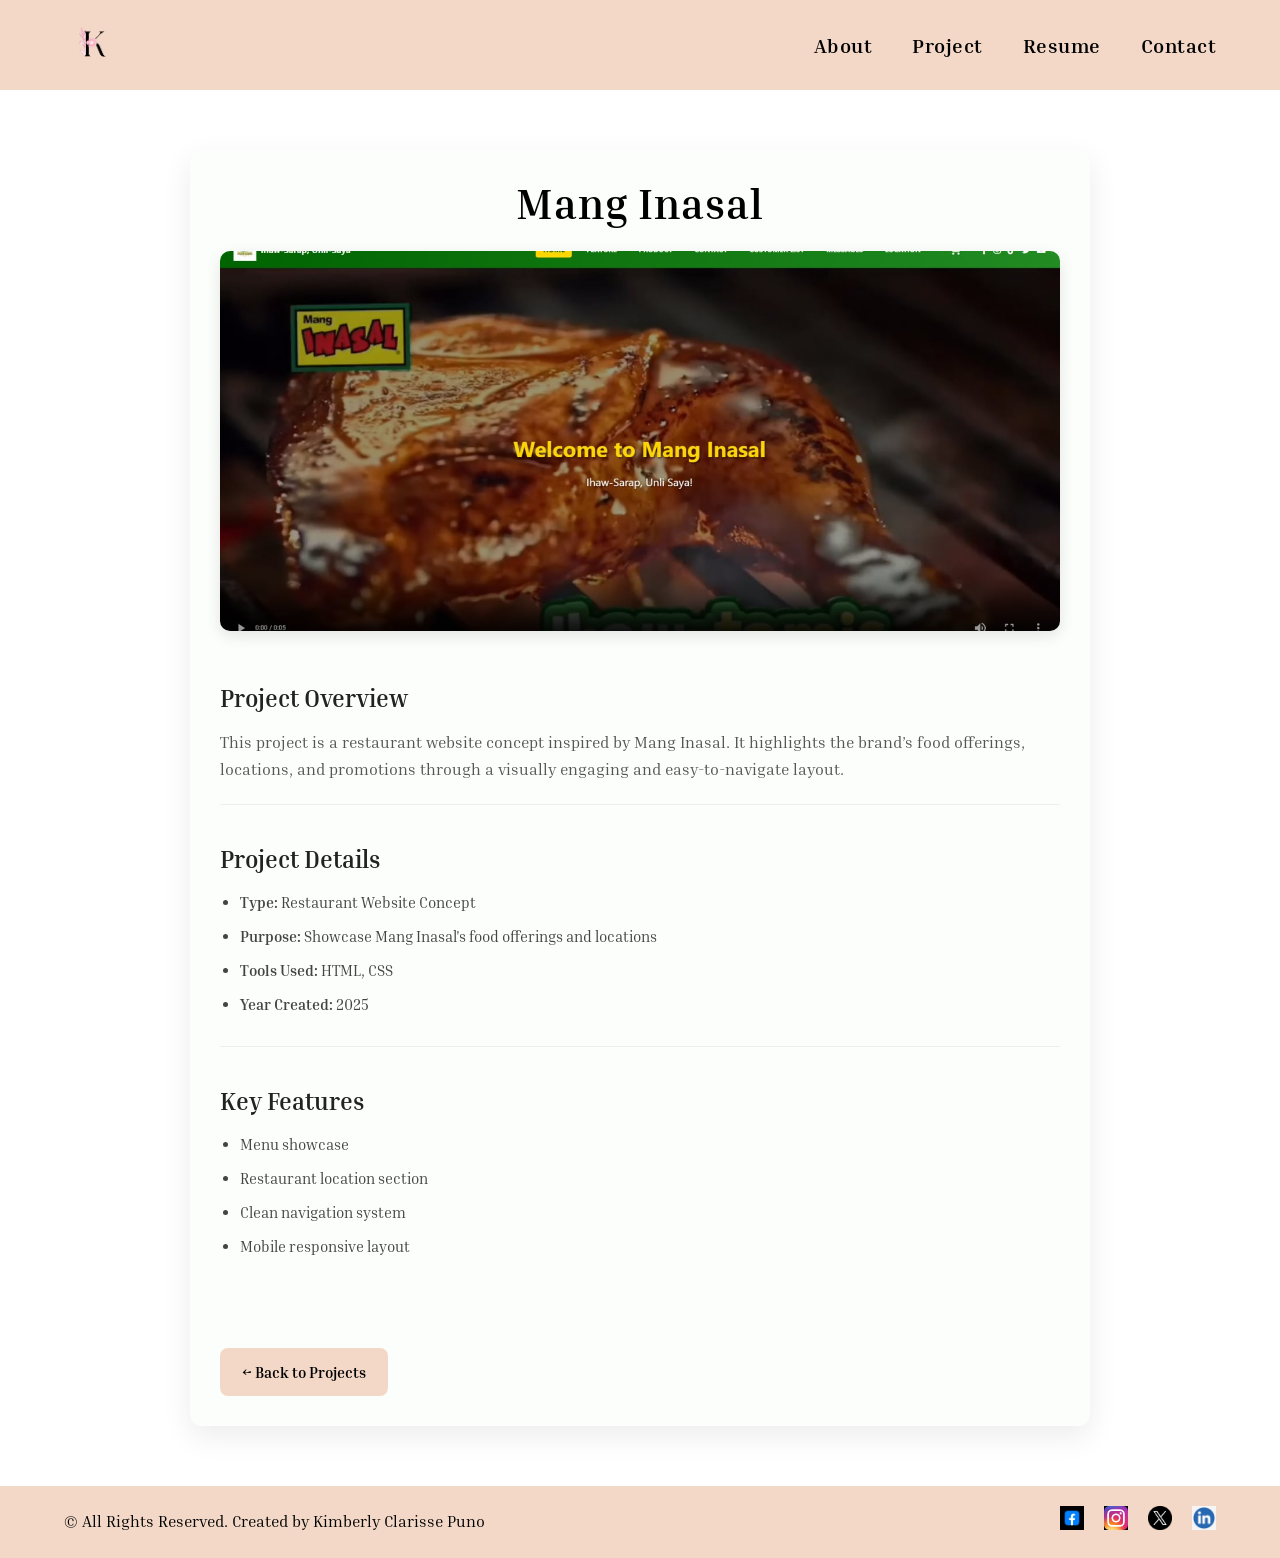
<file: projects_sections/manginasal.html>
<!DOCTYPE html>
<html lang="en">
<head>
<meta charset="UTF-8">
<meta name="viewport" content="width=device-width, initial-scale=1.0">
<title>Mang Inasal | Project</title>

<link href="https://fonts.googleapis.com/css2?family=Inria+Serif:wght@300;400;700&display=swap" rel="stylesheet">
<link rel="stylesheet" href="../css/styles.css">
</head>

<body>

<nav class="navbar">
<div class="container flex-nav">

<a href="index.html" class="logo-link">
<img src="../img/logo.png" alt="Logo" class="nav-logo">
</a>

<div class="menu-toggle">☰</div>

<ul class="nav-links">
<li><a href="about.html">About</a></li>
<li><a href="projects.html">Project</a></li>
<li><a href="resume.html">Resume</a></li>
<li><a href="contact.html">Contact</a></li>
</ul>

</div>
</nav>

<main class="container project-page">

<h1 class="project-title">Mang Inasal</h1>

<img src="../img/proj3.jpg" alt="Mang Inasal" class="project-banner">

<section class="project-description">
<h2>Project Overview</h2>

<p>
This project is a restaurant website concept inspired by Mang Inasal.
It highlights the brand’s food offerings, locations, and promotions
through a visually engaging and easy-to-navigate layout.
</p>

</section>


<section class="project-details">

<h2>Project Details</h2>

<ul>
<li><strong>Type:</strong> Restaurant Website Concept</li>
<li><strong>Purpose:</strong> Showcase Mang Inasal's food offerings and locations</li>
<li><strong>Tools Used:</strong> HTML, CSS</li>
<li><strong>Year Created:</strong> 2025</li>
</ul>

</section>


<section class="project-features">

<h2>Key Features</h2>

<ul>
<li>Menu showcase</li>
<li>Restaurant location section</li>
<li>Clean navigation system</li>
<li>Mobile responsive layout</li>
</ul>

</section>

<a href="../projects.html" class="btn btn-primary">← Back to Projects</a>

</main>

<footer class="footer">
<div class="container footer-content">

<p>© All Rights Reserved. Created by Kimberly Clarisse Puno</p>

<div class="social-icons">
<a href="https://www.facebook.com/kimpuno02/" class="social-link"><img src="../img/fb-icon.jpg" alt="Facebook"></a>
<a href="#" class="social-link"><img src="../img/ig-icon.jpg" alt="Instagram"></a>
<a href="#" class="social-link"><img src="../img/x-icon.png" alt="X"></a>
<a href="#" class="social-link"><img src="../img/linkedin-icon.jpg" alt="LinkedIn"></a>
</div>

</div>
</footer>

<script>
const menu = document.querySelector(".menu-toggle");
const nav = document.querySelector(".nav-links");

menu.addEventListener("click", () => {
nav.classList.toggle("active");
});
</script>

</body>
</html>
</file>
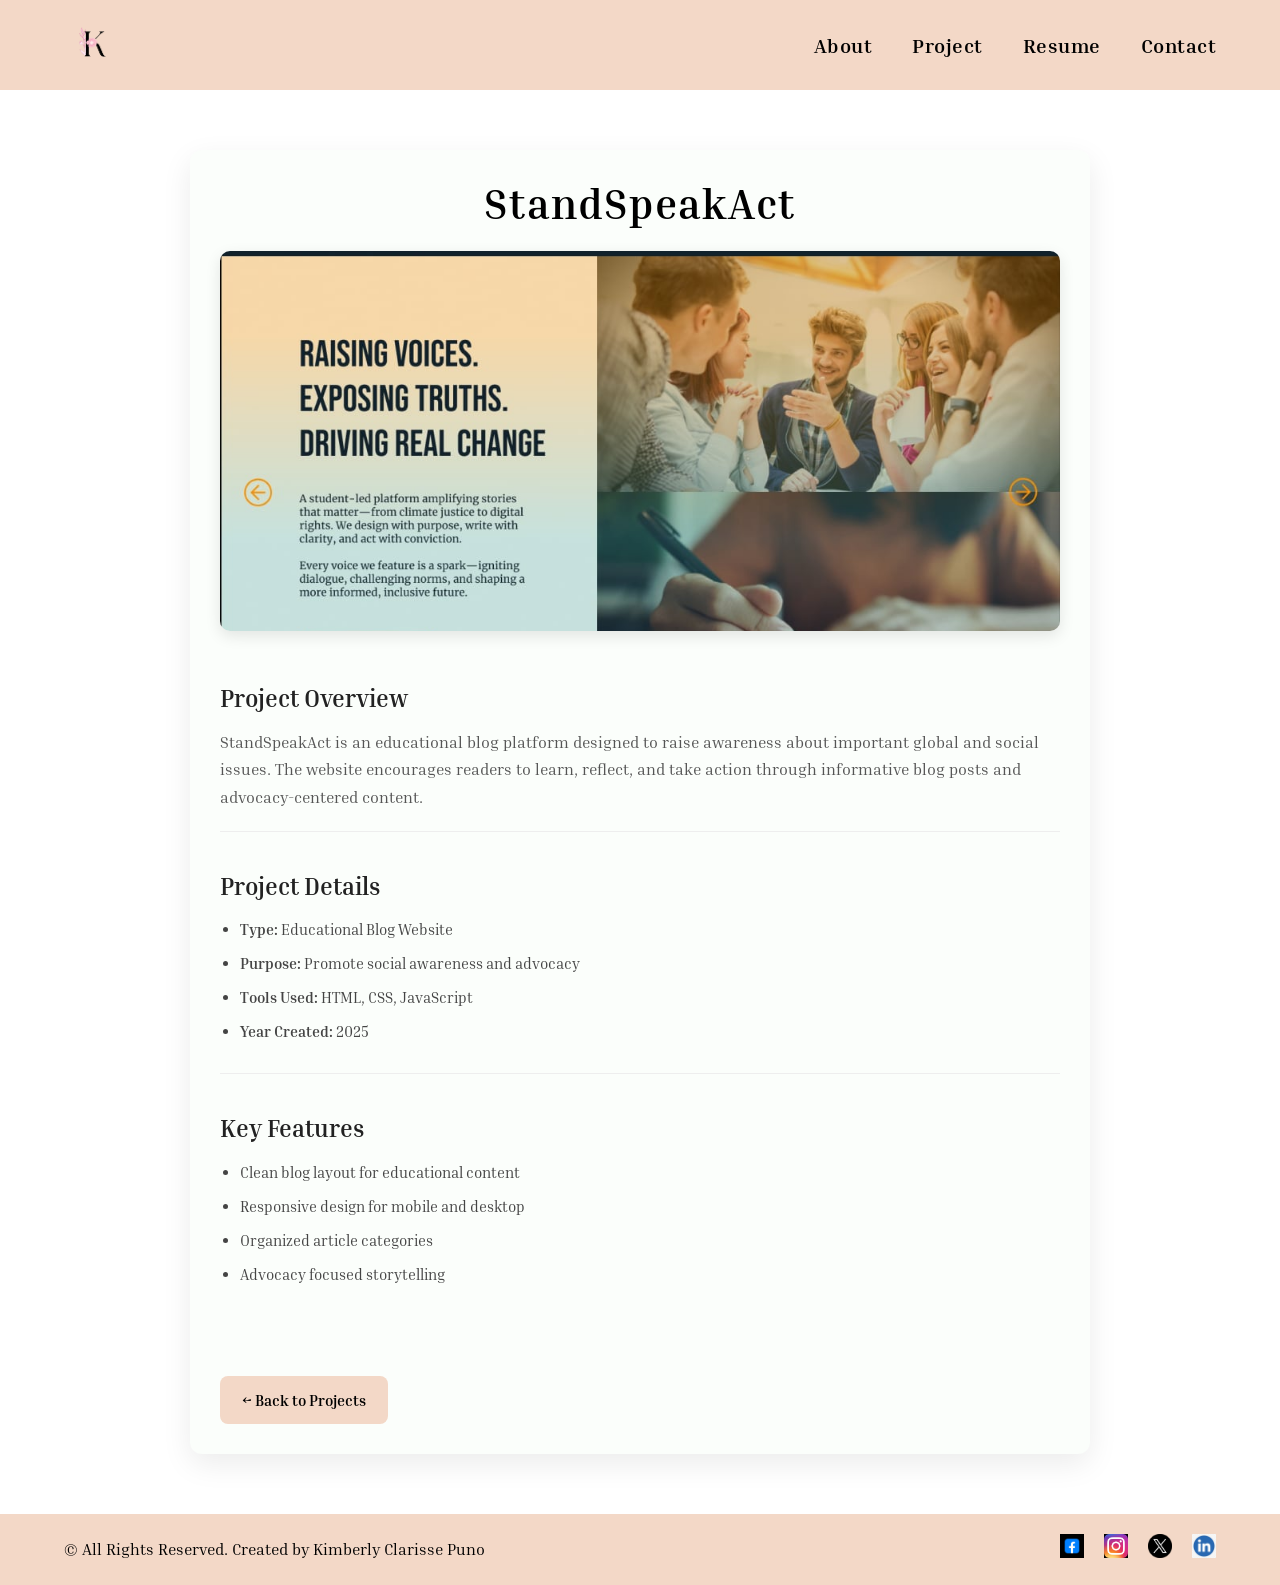
<file: projects_sections/standspeakact.html>
<!DOCTYPE html>
<html lang="en">
<head>
<meta charset="UTF-8">
<meta name="viewport" content="width=device-width, initial-scale=1.0">
<title>StandSpeakAct | Project</title>

<link href="https://fonts.googleapis.com/css2?family=Inria+Serif:wght@300;400;700&display=swap" rel="stylesheet">
<link rel="stylesheet" href="../css/styles.css">
</head>

<body>

<nav class="navbar">
<div class="container flex-nav">

<a href="index.html" class="logo-link">
<img src="../img/logo.png" alt="Logo" class="nav-logo">
</a>

<div class="menu-toggle">☰</div>

<ul class="nav-links">
<li><a href="../about.html">About</a></li>
<li><a href="../projects.html">Project</a></li>
<li><a href="../resume.html">Resume</a></li>
<li><a href="../contact.html">Contact</a></li>
</ul>

</div>
</nav>


<main class="container project-page">

<h1 class="project-title">StandSpeakAct</h1>

<img src="../img/proj1.jpg" alt="StandSpeakAct" class="project-banner">

<section class="project-description">

<h2>Project Overview</h2>
<p>
StandSpeakAct is an educational blog platform designed to raise awareness
about important global and social issues. The website encourages readers
to learn, reflect, and take action through informative blog posts and
advocacy-centered content.
</p>

</section>


<section class="project-details">

<h2>Project Details</h2>

<ul>
<li><strong>Type:</strong> Educational Blog Website</li>
<li><strong>Purpose:</strong> Promote social awareness and advocacy</li>
<li><strong>Tools Used:</strong> HTML, CSS, JavaScript</li>
<li><strong>Year Created:</strong> 2025</li>
</ul>

</section>


<section class="project-features">

<h2>Key Features</h2>

<ul>
<li>Clean blog layout for educational content</li>
<li>Responsive design for mobile and desktop</li>
<li>Organized article categories</li>
<li>Advocacy focused storytelling</li>
</ul>

</section>


<a href="../projects.html" class="btn btn-primary">← Back to Projects</a>

</main>



<footer class="footer">

<div class="container footer-content">

<p>© All Rights Reserved. Created by Kimberly Clarisse Puno</p>

<div class="social-icons">
<a href="https://www.facebook.com/kimpuno02/" class="social-link"><img src="../img/fb-icon.jpg" alt="Facebook"></a>
<a href="#" class="social-link"><img src="../img/ig-icon.jpg" alt="Instagram"></a>
<a href="#" class="social-link"><img src="../img/x-icon.png" alt="X"></a>
<a href="#" class="social-link"><img src="../img/linkedin-icon.jpg" alt="LinkedIn"></a>
</div>

</div>

</footer>


<script>
const menu = document.querySelector(".menu-toggle");
const nav = document.querySelector(".nav-links");

menu.addEventListener("click", () => {
nav.classList.toggle("active");
});
</script>

</body>
</html>
</file>
<file: css/styles.css>
:root {
        --color-almond-silk: #d0b8ac;
        --color-powder-petal: #f3d8c7;
        --color-soft-linen: #efe5dc;
        --color-porcelain: #fbfefb;
        --color-white: #ffffff;

        --font-main: 'Inria Serif', serif;
    }

    * {
        margin: 0;
        padding: 0;
        box-sizing: border-box;
    }

    body {
        font-family: var(--font-main);
        background-color: var(--color-white);
        color: #000;
        line-height: 1.6;
    }

    /* CONTAINER */
    .container {
        width: 90%;
        max-width: 1200px;
        margin: auto;
    }

    /* ================= NAVBAR ================= */
    .navbar {
        background-color: var(--color-powder-petal);
        padding: 10px 0;   
    }

    .flex-nav {
        display: flex;
        justify-content: space-between;
        align-items: center;
        min-height: 70px; 
    }   

    .nav-logo {
        height: 60px;     
        width: auto;
        display: block;
    }

    .nav-links {
        list-style: none;
        display: flex;
        gap: 40px;
    }

    .nav-links a {
        text-decoration: none;
        color: black;
        font-size: 20px;   
        font-weight: 700;  
        letter-spacing: 0.5px; 
    }

    .nav-links a:hover {
        opacity: 0.3;
    }

    html, body {
        height: 100%; 
        margin: 0;
    }

    body {
        display: flex;
        flex-direction: column;
        min-height: 100vh; 
    }

    main {
        flex: 1 0 auto; 
    }

    .footer {
        flex-shrink: 0; 
    }

    /* ================= HERO SECTION (HOME) ================= */
    .hero {
        display: flex;
        align-items: center;
        justify-content: space-between;
        padding: 80px 0;
        gap: 40px;
    }

    .hero-text {
        flex: 1.2;
    }

    .subtitle {
        font-size: 1.2rem;
        color: var(--color-almond-silk);
        margin-bottom: 10px;
    }

    h1 {
        font-size: 4rem;
        line-height: 1.1;
        margin-bottom: 25px;
    }


    .description {
        max-width: 500px;
        margin-bottom: 40px;
        color: #444;
        font-size: 1.05rem;
    }

    /* CTA Buttons Fix */
    .cta-buttons {
        display: flex;
        gap: 20px;
        margin-bottom: 30px;
    }

    .btn-secondary {
        background-color: transparent;
        border: 1px solid var(--color-almond-silk);
        color: black;
    }

    .view-project-link {
        text-decoration: none;
        color: black;
        font-weight: bold;
        display: flex;
        align-items: center;
        gap: 10px;
    }

    /* Hero Image & Wavy Pattern */
    .hero-image {
        flex: 1;
        display: flex;
        justify-content: center;
    }

    .pattern-bg {
        position: relative;
        padding: 30px;
        background-image: radial-gradient(circle at 2px 2px, #ccc 1px, transparent 0);
        background-size: 20px 20px; 
        border-radius: 10px;
    }

    .image-frame {
        background: white;
        padding: 0;
        overflow: hidden;
    }

    .image-frame img {
        width: 350px;
        height: 400px;
        object-fit: cover;
        display: block;
    }

    /* Responsive Fix */
    @media (max-width: 900px) {
        .hero {
            flex-direction: column;
            text-align: center;
        }
        .hero-text {
            order: 1;
        }
        .hero-image {
            order: 2;
        }
        .cta-buttons {
            justify-content: center;
        }
        .view-project-link {
            justify-content: center;
        }
    }

    /* ================= ABOUT PAGE ================= */

    .about-container {
        margin: 80px auto;
    }

    .about-grid {
        display: flex;
        align-items: center;
        gap: 80px;
    }

    .about-image {
        flex: 1;
        display: flex;
        justify-content: center;
    }

    .image-frame {
        background-color: var(--color-porcelain);
        padding: 25px;
        border-radius: 12px;
    }

    .image-frame img {
        width: 320px;
        height: auto;
        border-radius: 8px;
        display: block;
    }

    .about-content {
        flex: 1.3;
    }

    .about-title {
        font-size: 48px;
        margin-bottom: 20px;
    }

    .about-description {
        margin-bottom: 40px;
        line-height: 1.8;
    }

    /* Skills Section */

    .skills-heading {
        font-size: 24px;
        margin-bottom: 20px;
    }

    .skills-container {
        display: flex;
        flex-wrap: wrap;
        gap: 15px;
    }

    /* --- SKILLS SECTION HOVER EFFECTS --- */
    .skills-container {
        display: grid;
        grid-template-columns: repeat(4, 1fr); 
        gap: 20px;
    }

    .skill-tag {
        background-color: var(--color-powder-petal); 
        padding: 12px;
        text-align: center;
        font-size: 0.85rem;
        border-radius: 4px;
        transition: all 0.3s ease; 
        cursor: default;
        border: 1px solid transparent;
    }

    /* Hover State */
    .skill-tag:hover {
        background-color: var(--color-almond-silk); 
        color: #000;
        transform: translateY(-5px); 
        box-shadow: 0 5px 15px rgba(208, 184, 172, 0.4); 
        border: 1px solid var(--color-soft-linen);
    }

    /* ================= PROJECTS PAGE ================= */

    .projects-header {
        text-align: center;
        margin: 60px 0 40px;
    }

    .projects-main-title {
        font-size: 48px;
        margin-bottom: 10px;
    }

    .projects-list {
        display: flex;
        flex-direction: column;
        gap: 60px;
        margin-bottom: 60px;
    }

    .project-item {
        display: flex;
        gap: 40px;
        align-items: center;
    }

    .project-img-container img {
        width: 450px;
        height: auto;
        border-radius: 8px;
        background-color: var(--color-porcelain);
    }

    .project-info h3 {
        font-size: 24px;
        margin-bottom: 10px;
    }

    .project-info p {
        margin-bottom: 20px;
    }

    /* Buttons */
    .btn {
        padding: 10px 25px;
        text-decoration: none;
        font-size: 16px;
        border-radius: 6px;
    }

    .btn-primary {
        background-color: var(--color-powder-petal);
        color: black;
        border: none;
    }

    .btn-primary:hover {
        background-color: var(--color-almond-silk);
    }

    /* See More */
    .see-more-container {
        text-align: center;
        margin-bottom: 80px;
    }

    .see-more {
        text-decoration: none;
        font-size: 18px;
        color: black;
    }

    /* ================= CONTACT PAGE ================= */

    .contact-wrapper {
        max-width: 800px;
        margin: 80px auto;
        text-align: center;
    }

    .contact-title {
        font-size: 48px;
        margin-bottom: 10px;
    }

    .contact-subtitle {
        margin-bottom: 10px;
    }

    .contact-highlight {
        margin-bottom: 40px;
        color: var(--color-almond-silk);
        font-weight: bold;
    }

    /* Form */
    .contact-form {
        text-align: left;
    }

    .form-row {
        display: flex;
        gap: 20px;
    }

    .form-group {
        flex: 1;
        margin-bottom: 20px;
        display: flex;
        flex-direction: column;
    }

    .full-width {
        width: 100%;
    }

    label {
        margin-bottom: 5px;
    }

    input,
    textarea {
        padding: 10px;
        border: 1px solid var(--color-soft-linen);
        border-radius: 6px;
        font-family: var(--font-main);
    }

    textarea {
        resize: none;
        height: 120px;
    }

    /* Send Button */
    .btn-container {
        text-align: center;
        margin-top: 20px;
    }

    .send-btn {
        padding: 10px 40px;
        border: none;
        background-color: var(--color-powder-petal);
        font-family: var(--font-main);
        font-size: 16px;
        border-radius: 6px;
        cursor: pointer;
    }

    .experience-list {
        font-size: 0.85rem;
        padding-left: 20px;
    }

    .experience-list li {
        margin-bottom: 8px;
    }

    .send-btn:hover {
        background-color: var(--color-almond-silk);
    }

    .cert-category {
        text-align: center;
        font-size: 1.3rem;
        margin: 25px 0 15px 0;
    }

    .cert-grid {
        display: grid;
        grid-template-columns: repeat(3, 1fr);
        gap: 15px;
        margin-bottom: 30px;
    }

    .cert-grid a {
        display: block;
    }

    .cert-grid img {
        width: 100%;
        border: 1px solid #ccc;
        transition: transform 0.3s ease, box-shadow 0.3s ease;
    }

    .cert-grid img:hover {
        transform: scale(1.03);
        box-shadow: 0 8px 20px rgba(0,0,0,0.15);
    }

    /* ================= FOOTER ================= */

    .footer {
        background-color: var(--color-powder-petal);
        padding: 20px 0;
    }

    .footer-content {
        display: flex;
        justify-content: space-between;
        align-items: center;
    }

    .social-icons {
        display: flex;
        gap: 20px;
    }

    .social-icons img {
        width: 24px;
    }

    /* ================= MOBILE RESPONSIVE ================= */

/* TABLET */
@media (max-width: 900px) {

    /* HERO */
    .hero {
        flex-direction: column;
        text-align: center;
    }

    .hero-image {
        margin-top: 30px;
    }

    h1 {
        font-size: 3rem;
    }

    /* ABOUT */
    .about-grid {
        flex-direction: column;
        text-align: center;
    }

    .about-image {
        margin-bottom: 30px;
    }

    /* PROJECTS */
    .project-item {
        flex-direction: column;
        text-align: center;
    }

    .project-img-container img {
        width: 100%;
        max-width: 400px;
    }

    /* SKILLS */
    .skills-container {
        grid-template-columns: repeat(2, 1fr);
    }

    /* CONTACT FORM */
    .form-row {
        flex-direction: column;
    }

    /* FOOTER */
    .footer-content {
        flex-direction: column;
        gap: 10px;
        text-align: center;
    }
}

/* SMALL PHONES */
@media (max-width: 600px) {

    .nav-links {
        gap: 20px;
    }

    .nav-links a {
        font-size: 16px;
    }

    h1 {
        font-size: 2.3rem;
    }

    .subtitle {
        font-size: 1rem;
    }

    .description {
        font-size: 0.95rem;
    }

    /* Skills become 1 column */
    .skills-container {
        grid-template-columns: 1fr;
    }

}

.menu-toggle{
    display:none;
    font-size:28px;
    cursor:pointer;
}

@media(max-width:768px){

    .menu-toggle{
        display:block;
    }

    .nav-links{
        position:absolute;
        top:80px;
        right:0;
        background:#f3d8c7;
        flex-direction:column;
        width:200px;
        padding:20px;
        display:none;
    }

    .nav-links.active{
        display:flex;
    }

}

/* ================= PROJECT PAGE ================= */

.project-page{
max-width:900px;
margin:60px auto;
padding:30px;
background:var(--color-porcelain);
border-radius:12px;
box-shadow:0 10px 30px rgba(0,0,0,0.08);
}

.project-title{
font-size:42px;
margin-bottom:25px;
text-align:center;
letter-spacing:1px;
}

.project-banner{
width:100%;
height:380px;
object-fit:cover;
border-radius:10px;
margin-bottom:40px;
box-shadow:0 5px 15px rgba(0,0,0,0.1);
}

.project-page section{
margin-bottom:35px;
padding-bottom:20px;
border-bottom:1px solid #eee;
}

.project-page section:last-of-type{
border-bottom:none;
}

.project-page h2{
font-size:24px;
margin-bottom:12px;
color:#222;
}

.project-page p{
font-size:16px;
line-height:1.7;
color:#555;
}

.project-page ul{
padding-left:20px;
margin-top:10px;
}

.project-page li{
margin-bottom:10px;
font-size:15px;
color:#444;
}

/* BACK BUTTON */

.project-page .btn{
display:inline-block;
margin-top:25px;
}

.project-page .btn-primary{
background:var(--color-powder-petal);
color:black;
padding:12px 22px;
border-radius:8px;
font-size:15px;
font-weight:600;
transition:0.25s ease;
}

.project-page .btn-primary:hover{
background:var(--color-almond-silk);
transform:translateY(-2px);
}
</file>
